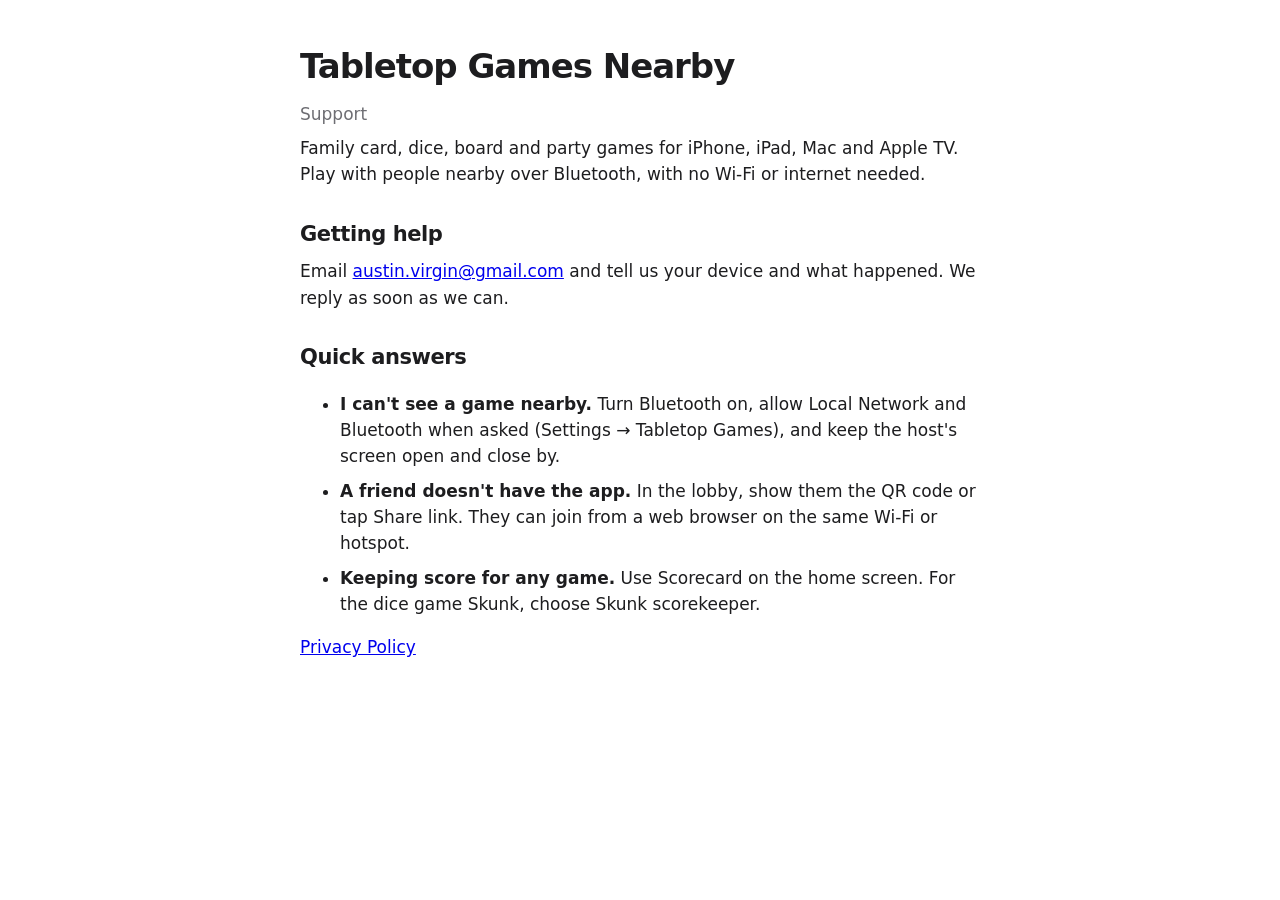
<file: index.html>
<!doctype html><html lang="en"><head><meta charset="utf-8"><meta name="viewport" content="width=device-width,initial-scale=1">
<title>Support — Tabletop Games Nearby</title><link rel="stylesheet" href="style.css"></head><body>
<h1>Tabletop Games Nearby</h1><p class="muted">Support</p>
<p>Family card, dice, board and party games for iPhone, iPad, Mac and Apple TV. Play with people nearby over Bluetooth, with no Wi-Fi or internet needed.</p>
<h2>Getting help</h2><p>Email <a href="mailto:austin.virgin@gmail.com">austin.virgin@gmail.com</a> and tell us your device and what happened. We reply as soon as we can.</p>
<h2>Quick answers</h2>
<ul>
<li><b>I can't see a game nearby.</b> Turn Bluetooth on, allow Local Network and Bluetooth when asked (Settings → Tabletop Games), and keep the host's screen open and close by.</li>
<li><b>A friend doesn't have the app.</b> In the lobby, show them the QR code or tap Share link. They can join from a web browser on the same Wi-Fi or hotspot.</li>
<li><b>Keeping score for any game.</b> Use Scorecard on the home screen. For the dice game Skunk, choose Skunk scorekeeper.</li>
</ul>
<p><a href="privacy.html">Privacy Policy</a></p>
</body></html>
</file>
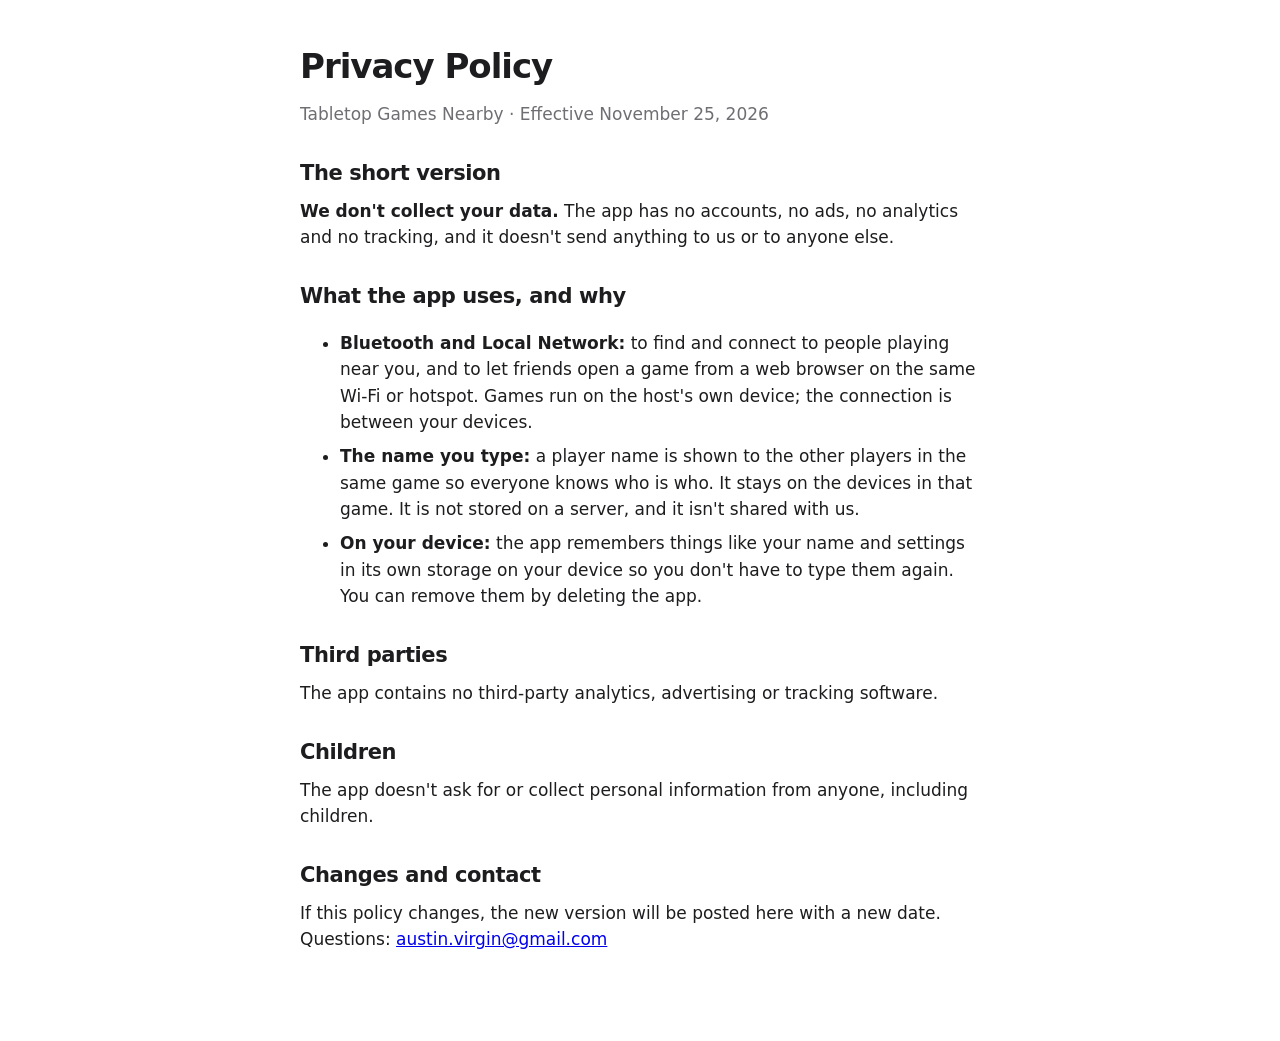
<file: privacy.html>
<!doctype html><html lang="en"><head><meta charset="utf-8"><meta name="viewport" content="width=device-width,initial-scale=1">
<title>Privacy Policy — Tabletop Games Nearby</title><link rel="stylesheet" href="style.css"></head><body>
<h1>Privacy Policy</h1><p class="muted">Tabletop Games Nearby · Effective November 25, 2026</p>
<h2>The short version</h2><p><b>We don't collect your data.</b> The app has no accounts, no ads, no analytics and no tracking, and it doesn't send anything to us or to anyone else.</p>
<h2>What the app uses, and why</h2>
<ul>
<li><b>Bluetooth and Local Network:</b> to find and connect to people playing near you, and to let friends open a game from a web browser on the same Wi-Fi or hotspot. Games run on the host's own device; the connection is between your devices.</li>
<li><b>The name you type:</b> a player name is shown to the other players in the same game so everyone knows who is who. It stays on the devices in that game. It is not stored on a server, and it isn't shared with us.</li>
<li><b>On your device:</b> the app remembers things like your name and settings in its own storage on your device so you don't have to type them again. You can remove them by deleting the app.</li>
</ul>
<h2>Third parties</h2><p>The app contains no third-party analytics, advertising or tracking software.</p>
<h2>Children</h2><p>The app doesn't ask for or collect personal information from anyone, including children.</p>
<h2>Changes and contact</h2><p>If this policy changes, the new version will be posted here with a new date. Questions: <a href="mailto:austin.virgin@gmail.com">austin.virgin@gmail.com</a></p>
</body></html>
</file>
<file: style.css>
:root{color-scheme:light dark}
body{font:17px/1.55 -apple-system,BlinkMacSystemFont,"SF Pro Text",system-ui,sans-serif;max-width:680px;margin:0 auto;padding:40px 22px 80px;color:#1d1d1f;background:#fff}
@media(prefers-color-scheme:dark){body{color:#f5f5f7;background:#000}a{color:#2997ff}}
h1{font-size:34px;letter-spacing:-.03em;margin:0 0 6px}h2{font-size:21px;margin:30px 0 6px;letter-spacing:-.02em}
.muted{color:#6e6e73}p,li{margin:8px 0}
</file>
